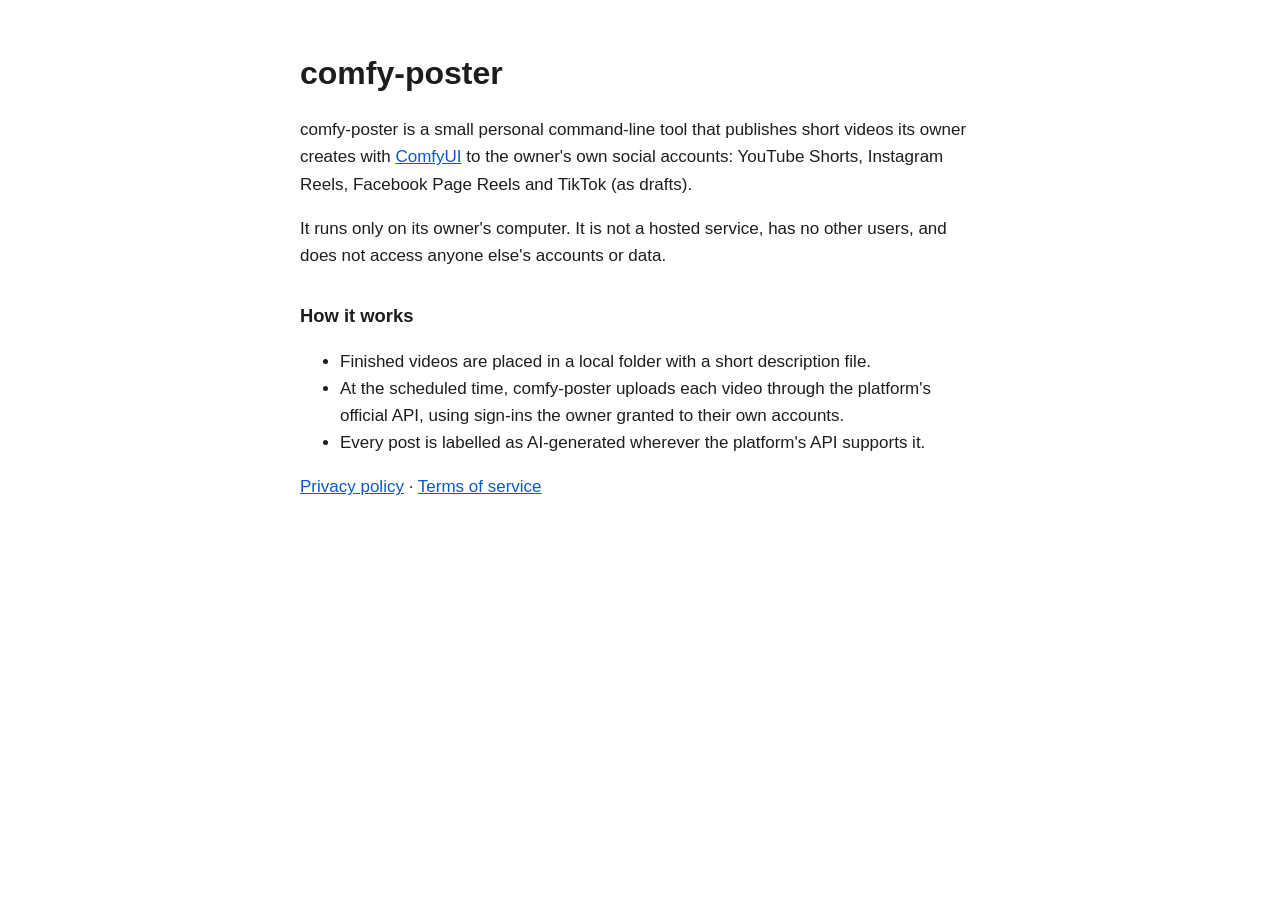
<file: index.html>
<!doctype html>
<html lang="en">
<head>
<meta charset="utf-8">
<meta name="viewport" content="width=device-width, initial-scale=1">
<title>comfy-poster</title>
<link rel="stylesheet" href="style.css">
</head>
<body>
<main>
  <h1>comfy-poster</h1>
  <p>comfy-poster is a small personal command-line tool that publishes short videos its
  owner creates with <a href="https://github.com/comfyanonymous/ComfyUI">ComfyUI</a> to the
  owner's own social accounts: YouTube Shorts, Instagram Reels, Facebook Page Reels and
  TikTok (as drafts).</p>
  <p>It runs only on its owner's computer. It is not a hosted service, has no other users,
  and does not access anyone else's accounts or data.</p>
  <h2>How it works</h2>
  <ul>
    <li>Finished videos are placed in a local folder with a short description file.</li>
    <li>At the scheduled time, comfy-poster uploads each video through the platform's official
    API, using sign-ins the owner granted to their own accounts.</li>
    <li>Every post is labelled as AI-generated wherever the platform's API supports it.</li>
  </ul>
  <p><a href="privacy.html">Privacy policy</a> · <a href="terms.html">Terms of service</a></p>
</main>
</body>
</html>
</file>
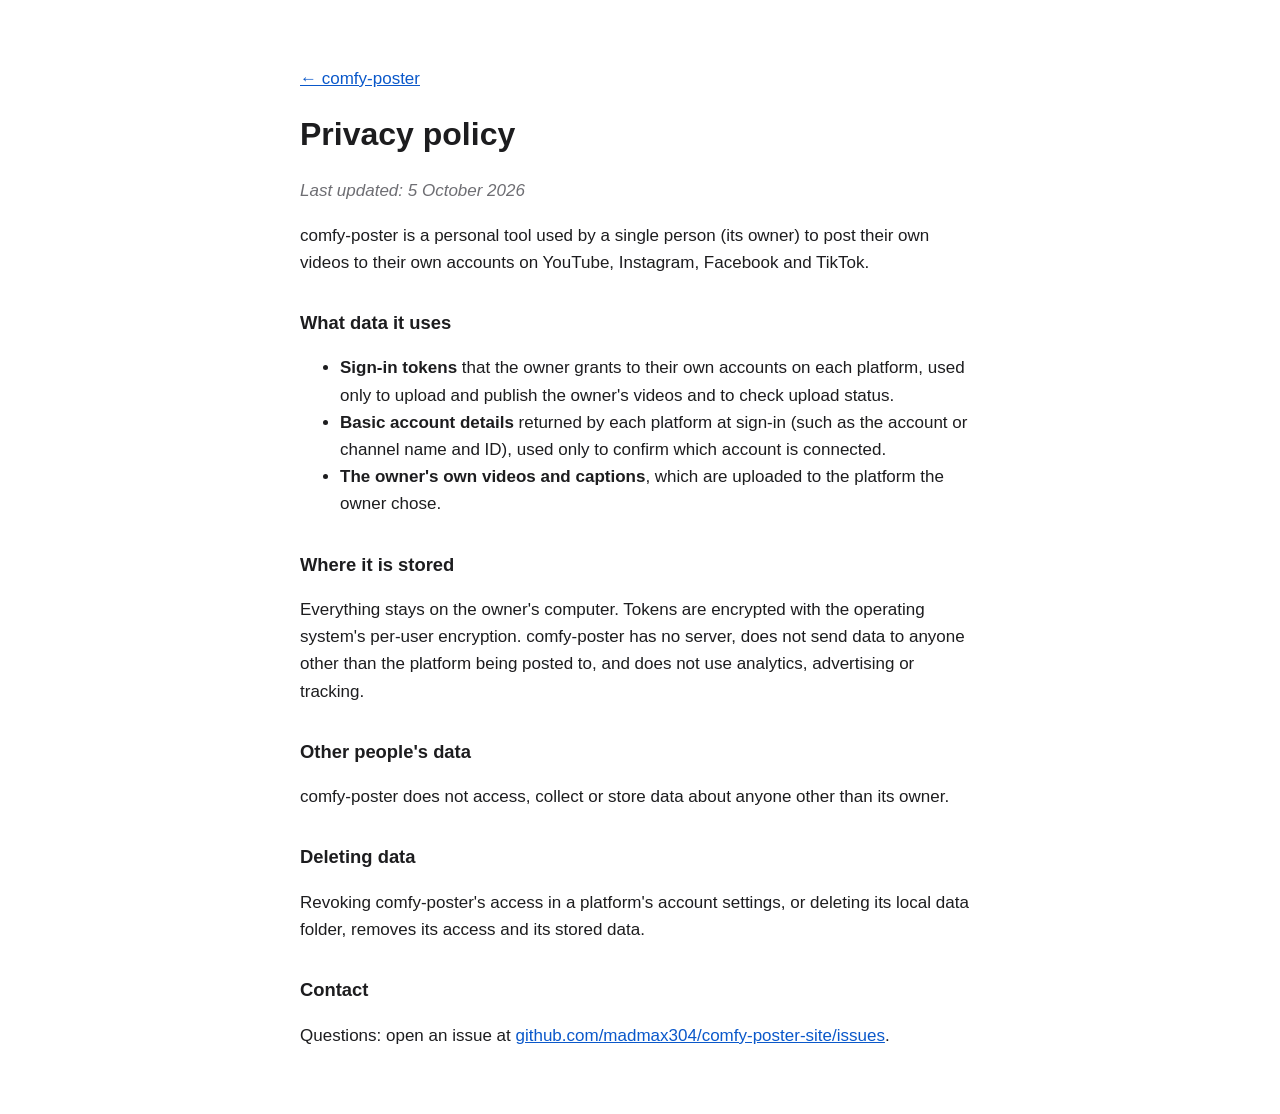
<file: privacy.html>
<!doctype html>
<html lang="en">
<head>
<meta charset="utf-8">
<meta name="viewport" content="width=device-width, initial-scale=1">
<title>Privacy policy · comfy-poster</title>
<link rel="stylesheet" href="style.css">
</head>
<body>
<main>
  <p><a href="index.html">← comfy-poster</a></p>
  <h1>Privacy policy</h1>
  <p><em>Last updated: 5 October 2026</em></p>
  <p>comfy-poster is a personal tool used by a single person (its owner) to post their own
  videos to their own accounts on YouTube, Instagram, Facebook and TikTok.</p>
  <h2>What data it uses</h2>
  <ul>
    <li><strong>Sign-in tokens</strong> that the owner grants to their own accounts on each
    platform, used only to upload and publish the owner's videos and to check upload status.</li>
    <li><strong>Basic account details</strong> returned by each platform at sign-in (such as
    the account or channel name and ID), used only to confirm which account is connected.</li>
    <li><strong>The owner's own videos and captions</strong>, which are uploaded to the platform
    the owner chose.</li>
  </ul>
  <h2>Where it is stored</h2>
  <p>Everything stays on the owner's computer. Tokens are encrypted with the operating system's
  per-user encryption. comfy-poster has no server, does not send data to anyone other than the
  platform being posted to, and does not use analytics, advertising or tracking.</p>
  <h2>Other people's data</h2>
  <p>comfy-poster does not access, collect or store data about anyone other than its owner.</p>
  <h2>Deleting data</h2>
  <p>Revoking comfy-poster's access in a platform's account settings, or deleting its local
  data folder, removes its access and its stored data.</p>
  <h2>Contact</h2>
  <p>Questions: open an issue at
  <a href="https://github.com/madmax304/comfy-poster-site/issues">github.com/madmax304/comfy-poster-site/issues</a>.</p>
</main>
</body>
</html>
</file>
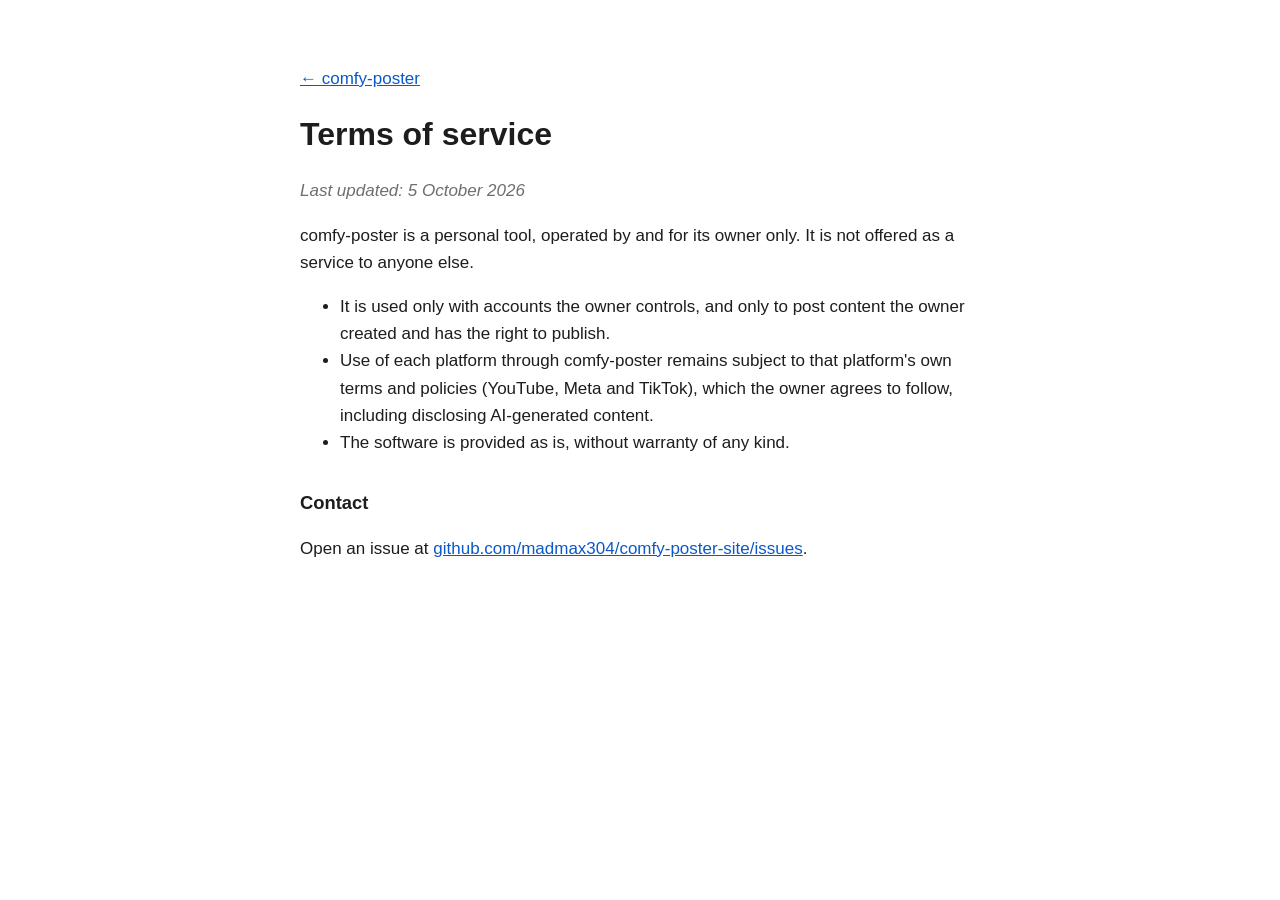
<file: terms.html>
<!doctype html>
<html lang="en">
<head>
<meta charset="utf-8">
<meta name="viewport" content="width=device-width, initial-scale=1">
<title>Terms of service · comfy-poster</title>
<link rel="stylesheet" href="style.css">
</head>
<body>
<main>
  <p><a href="index.html">← comfy-poster</a></p>
  <h1>Terms of service</h1>
  <p><em>Last updated: 5 October 2026</em></p>
  <p>comfy-poster is a personal tool, operated by and for its owner only. It is not offered as
  a service to anyone else.</p>
  <ul>
    <li>It is used only with accounts the owner controls, and only to post content the owner
    created and has the right to publish.</li>
    <li>Use of each platform through comfy-poster remains subject to that platform's own terms
    and policies (YouTube, Meta and TikTok), which the owner agrees to follow, including
    disclosing AI-generated content.</li>
    <li>The software is provided as is, without warranty of any kind.</li>
  </ul>
  <h2>Contact</h2>
  <p>Open an issue at
  <a href="https://github.com/madmax304/comfy-poster-site/issues">github.com/madmax304/comfy-poster-site/issues</a>.</p>
</main>
</body>
</html>
</file>
<file: style.css>
:root { color-scheme: light dark; --fg: #1d1d1f; --bg: #ffffff; --muted: #6e6e73; --link: #0a58ca; }
@media (prefers-color-scheme: dark) { :root { --fg: #f2f2f2; --bg: #161618; --muted: #a1a1a6; --link: #7ab0ff; } }
body { margin: 0; background: var(--bg); color: var(--fg);
  font: 17px/1.6 -apple-system, BlinkMacSystemFont, "Segoe UI", Roboto, sans-serif; }
main { max-width: 680px; margin: 0 auto; padding: 48px 16px; }
h1 { font-size: 2rem; margin: 0 0 16px; }
h2 { font-size: 1.15rem; margin-top: 32px; }
a { color: var(--link); }
em { color: var(--muted); }
</file>
